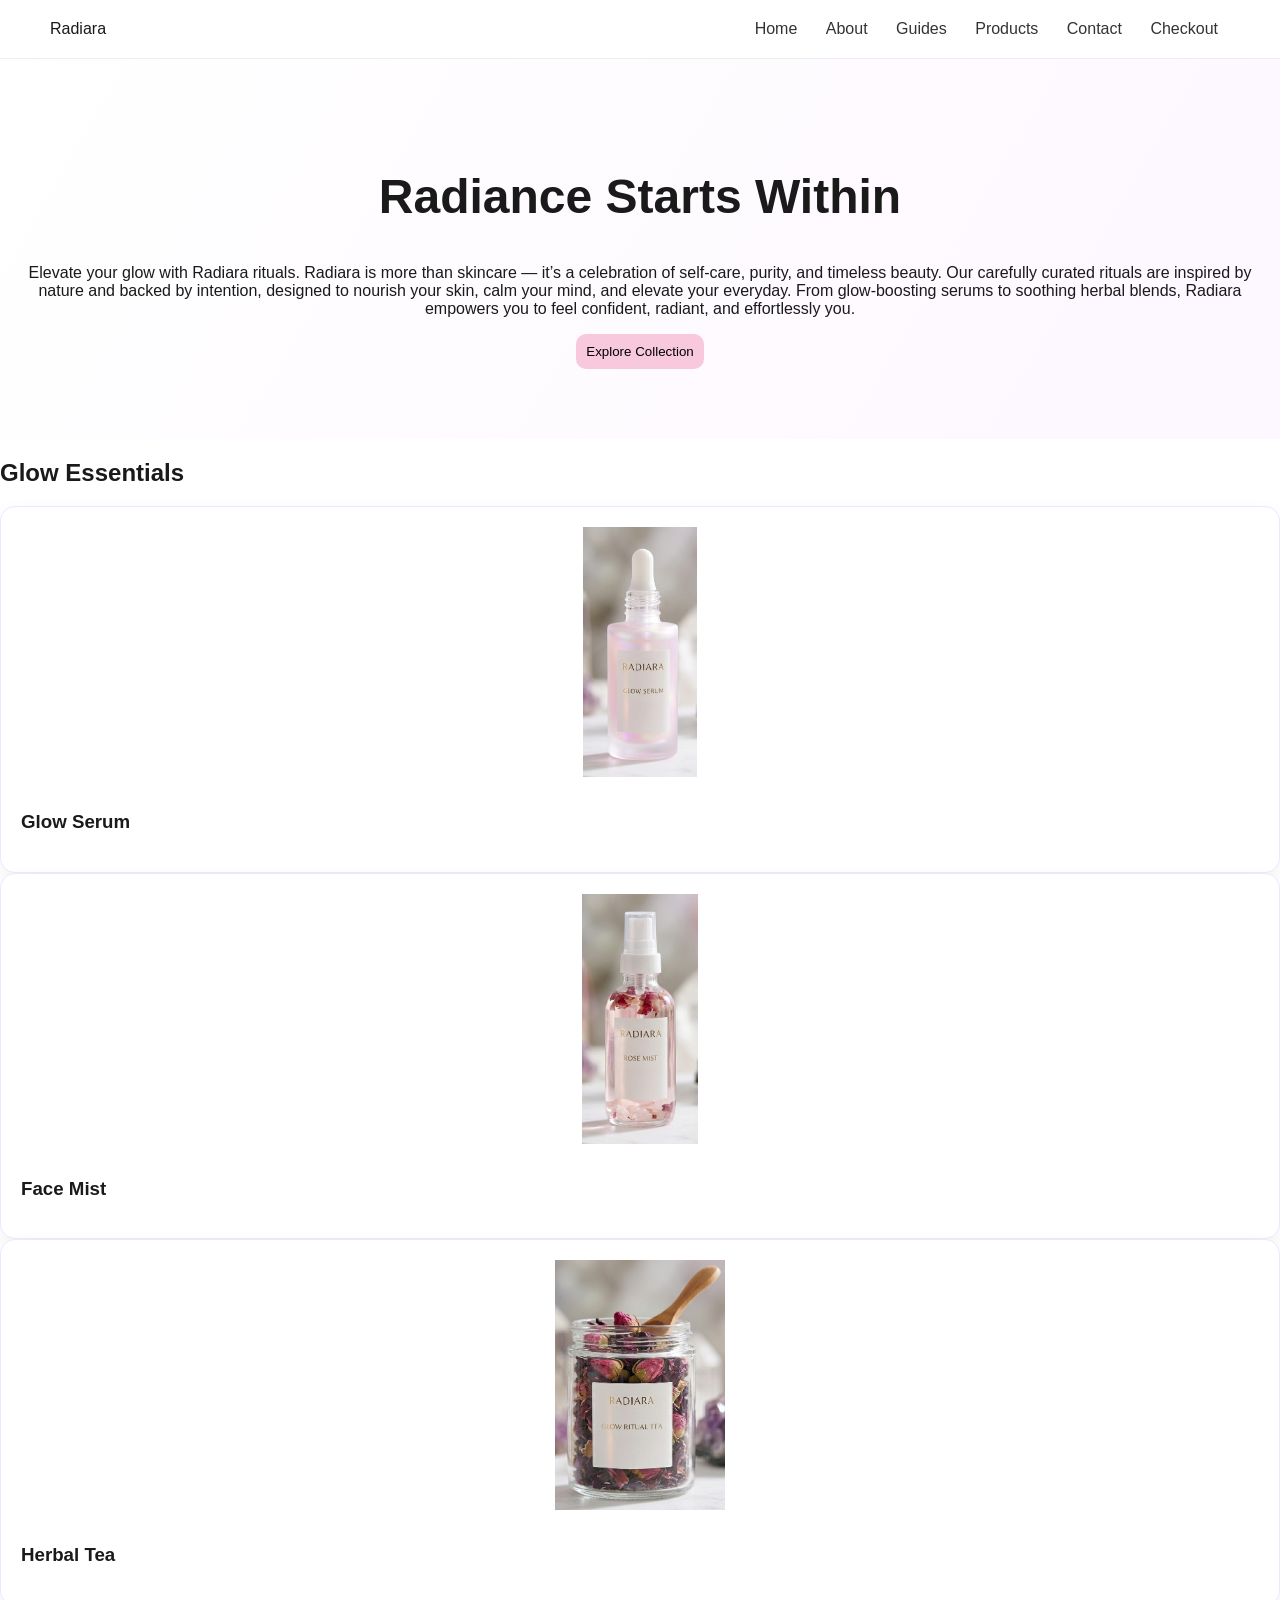
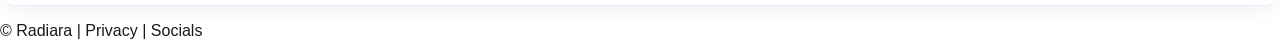
<file: index.html>
<!DOCTYPE html>
<html lang="en">
<head>
<meta charset="UTF-8">
<title>Radiara</title>
<link rel="stylesheet" href="styles.css">
<script src="script.js" defer></script>
</head>
<body>
 
<header class="navbar">
<div class="logo">Radiara</div>
<nav>
<a href="index.html">Home</a>
<a href="about.html">About</a>
<a href="guides.html">Guides</a>
<a href="products.html">Products</a>
<a href="contact.html">Contact</a>
<a href="checkout.html">Checkout</a>
</nav>
</header>
 
<section class="hero">
<h1>Radiance Starts Within</h1>
 
<p>
Elevate your glow with Radiara rituals. Radiara is more than skincare — it’s a celebration
of self-care, purity, and timeless beauty. Our carefully curated rituals are inspired by nature and backed by intention, designed to nourish your skin, calm your mind, and elevate your everyday. From glow-boosting serums to soothing herbal blends, Radiara empowers you to feel confident, radiant, and effortlessly you.
</p>
 
<button class="button" onclick="location.href='products.html'">
Explore Collection
</button>
 
</section>
 
<section class="section">
<h2>Glow Essentials</h2>
 
<div class="products">
 
<div class="card">
<img src="serum.png" alt="Glow Serum">
<h3>Glow Serum</h3>
</div>
 
<div class="card">
<img src="rosemist.png" alt="Face Mist">
<h3>Face Mist</h3>
</div>
 
<div class="card">
<img src="teablend.png" alt="Herbal Tea">
<h3>Herbal Tea</h3>
</div>
 
</div>
</section>
 
<footer>
<p>© Radiara | Privacy | Socials</p>
</footer>
 
</body>
</html>
</file>
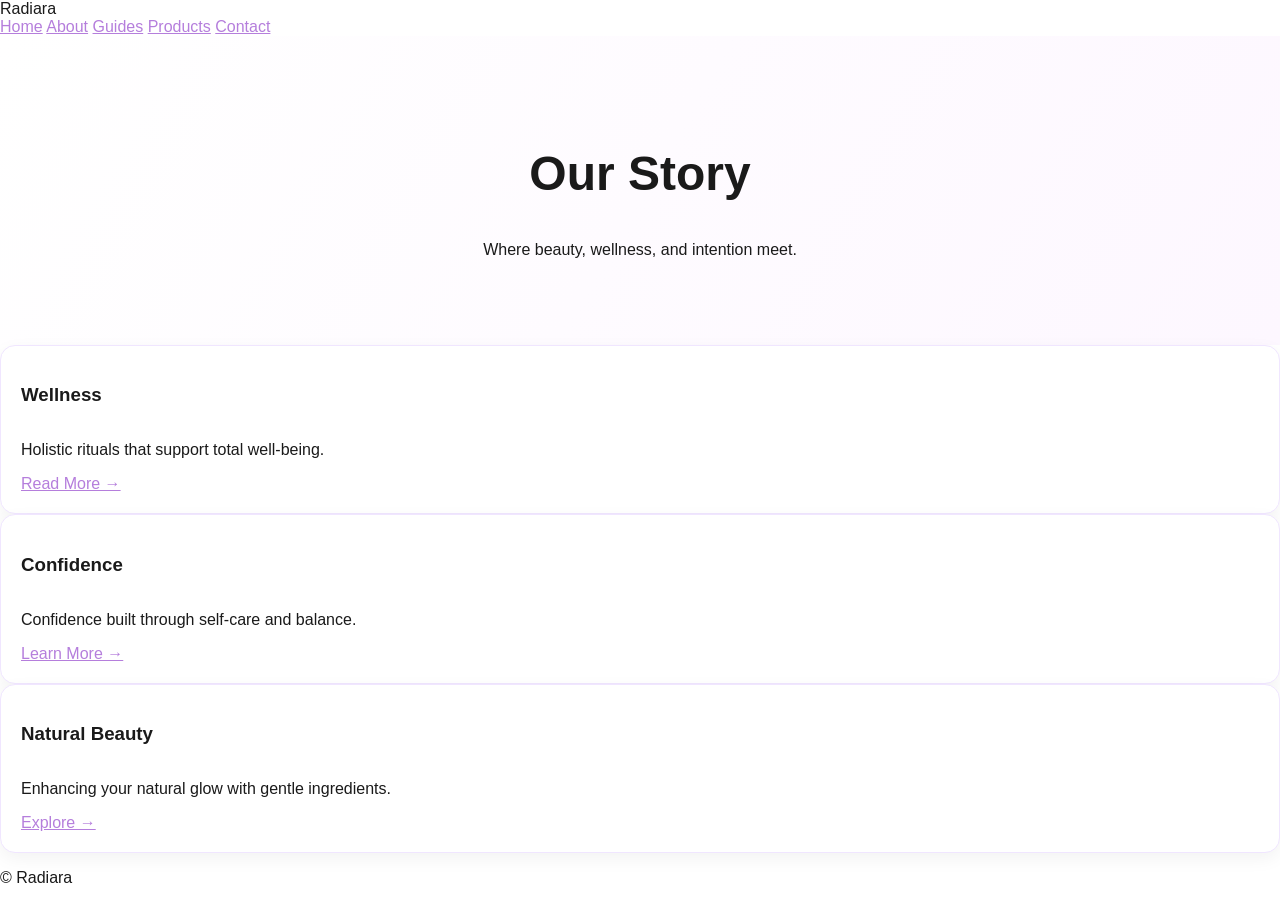
<file: About Page.html>
<!DOCTYPE html>
<html>
<head>
<title>About Radiara</title>
<link rel="stylesheet" href="styles.css">
<script src="script.js" defer></script>
</head>
<body>

<header>
<div class="logo">Radiara</div>
<nav>
<a href="index.html">Home</a>
<a href="about.html">About</a>
<a href="guides.html">Guides</a>
<a href="products.html">Products</a>
<a href="contact.html">Contact</a>
</nav>
</header>

<section class="hero">
<h1>Our Story</h1>
<p>Where beauty, wellness, and intention meet.</p>
</section>

<section class="section">
<div class="products">

<div class="card">
<h3>Wellness</h3>
<p>Holistic rituals that support total well-being.</p>
<a href="https://www.healthline.com/health/holistic-medicine" target="_blank">Read More →</a>
</div>

<div class="card">
<h3>Confidence</h3>
<p>Confidence built through self-care and balance.</p>
<a href="https://www.psychologytoday.com/us/basics/self-esteem" target="_blank">Learn More →</a>
</div>

<div class="card">
<h3>Natural Beauty</h3>
<p>Enhancing your natural glow with gentle ingredients.</p>
<a href="https://www.ncbi.nlm.nih.gov/pmc/articles/PMC5452224/" target="_blank">Explore →</a>
</div>

</div>
</section>

<footer>
<p>© Radiara</p>
</footer>

</body>
</html>
</file>
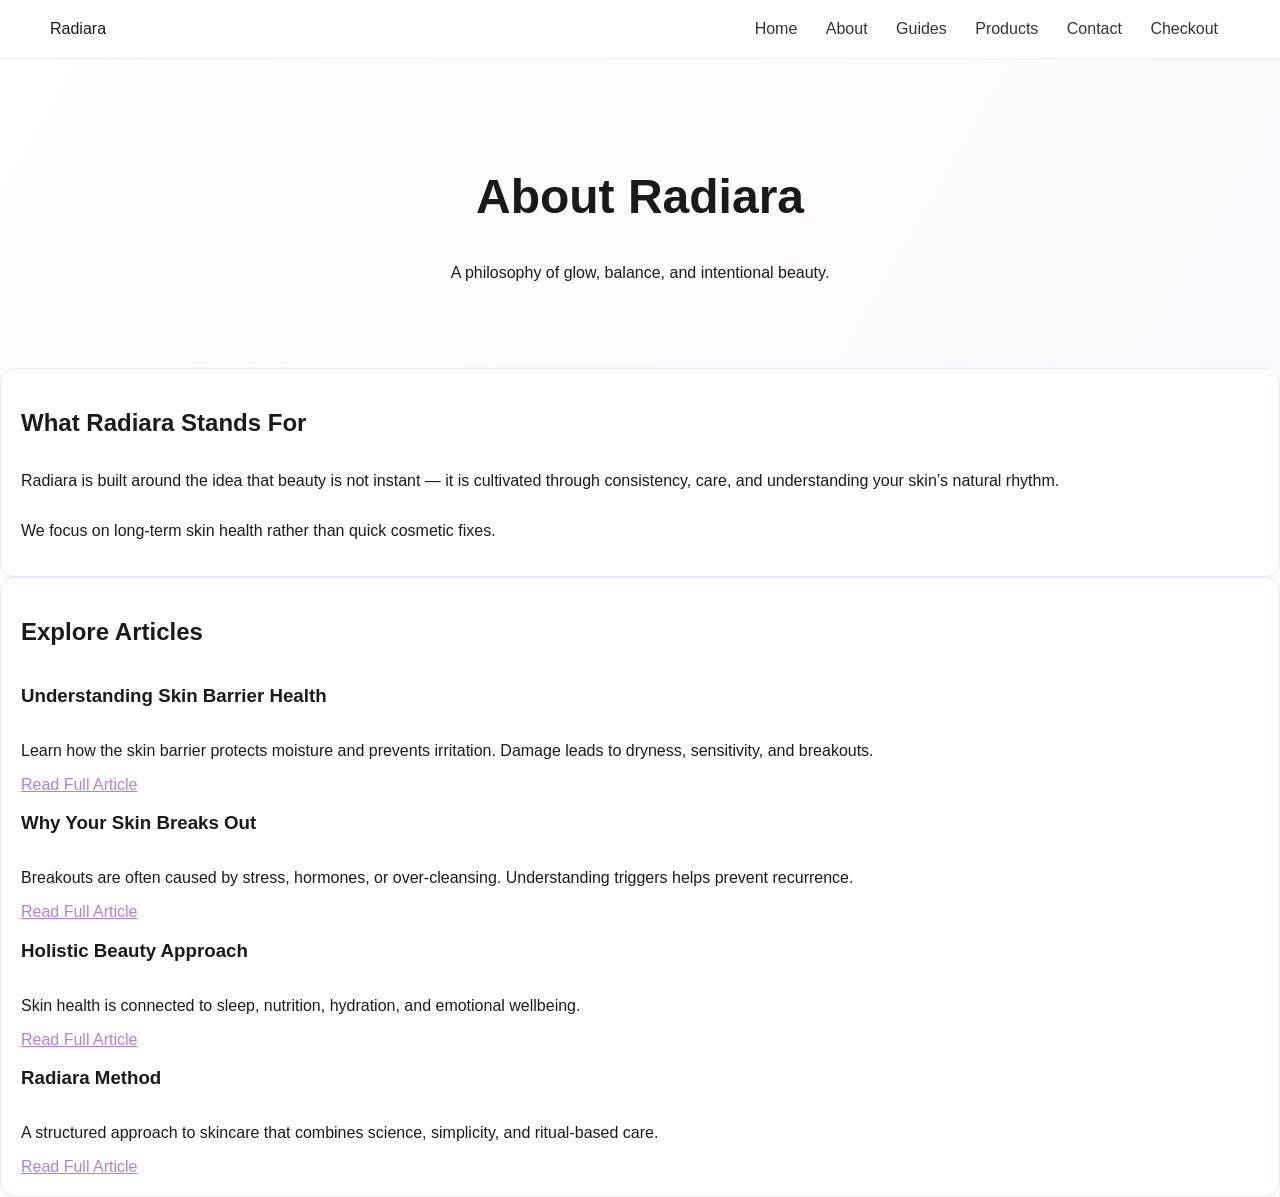
<file: about.html>
<!DOCTYPE html>
<html lang="en">
<head>
<meta charset="UTF-8">
<title>About Radiara</title>
<link rel="stylesheet" href="styles.css">
<script src="script.js" defer></script>
</head>
 
<body>
 
<header class="navbar">
<div>Radiara</div>
<nav>
<a href="index.html">Home</a>
<a href="about.html">About</a>
<a href="guides.html">Guides</a>
<a href="products.html">Products</a>
<a href="contact.html">Contact</a>
<a href="checkout.html">Checkout</a>
</nav>
</header>
 
<section class="hero">
<h1>About Radiara</h1>
<p>A philosophy of glow, balance, and intentional beauty.</p>
</section>
 
<section class="card">
 
<h2>What Radiara Stands For</h2>
<p>
Radiara is built around the idea that beauty is not instant — it is cultivated through consistency, care, and understanding your skin’s natural rhythm.
</p>
<p>
We focus on long-term skin health rather than quick cosmetic fixes.
</p>
 
</section>
 
<section class="card">
 
<h2>Explore Articles</h2>
 
<h3>Understanding Skin Barrier Health</h3>
<p>Learn how the skin barrier protects moisture and prevents irritation. Damage leads to dryness, sensitivity, and breakouts.</p>
<a href="https://www.healthline.com/health/skin-barrier" target="_blank">Read Full Article</a>
 
<h3>Why Your Skin Breaks Out</h3>
<p>Breakouts are often caused by stress, hormones, or over-cleansing. Understanding triggers helps prevent recurrence.</p>
<a href="https://www.webmd.com/skin-problems-and-treatments/acne/ss/slideshow-acne-reasons" target="_blank">Read Full Article</a>
 
<h3>Holistic Beauty Approach</h3>
<p>Skin health is connected to sleep, nutrition, hydration, and emotional wellbeing.</p>
<a href="https://www.medicalnewstoday.com/articles/324943" target="_blank">Read Full Article</a>
 
<h3>Radiara Method</h3>
<p>A structured approach to skincare that combines science, simplicity, and ritual-based care.</p>
<a href="https://www.vogue.com/article/minimalist-skincare-routine" target="_blank">Read Full Article</a>
 
</section>
 
</body>
</html>
</file>
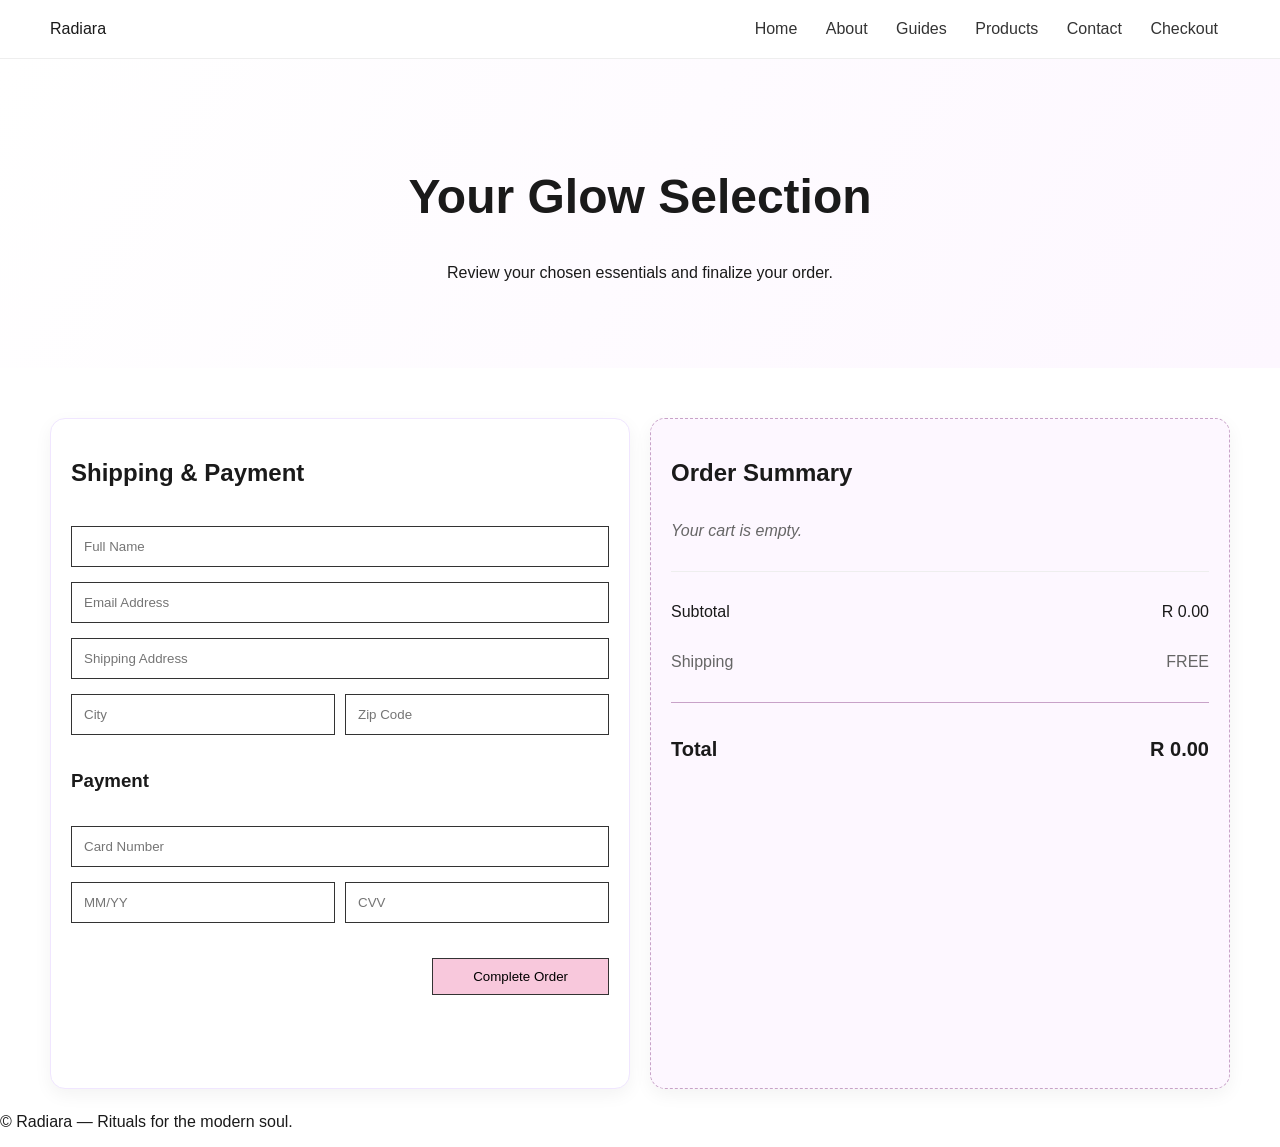
<file: checkout.html>
<!DOCTYPE html>
<html lang="en">
<head>
 <meta charset="UTF-8">
 <title>Radiara Checkout</title>
 <link rel="stylesheet" href="styles.css">
 <script src="script.js" defer></script>
</head>
 
<body>
 
<header class="navbar">
 <div class="logo">Radiara</div>
 <nav>
   <a href="index.html">Home</a>
   <a href="about.html">About</a>
   <a href="guides.html">Guides</a>
   <a href="products.html">Products</a>
   <a href="contact.html">Contact</a>
   <a href="checkout.html">Checkout</a>
 </nav>
</header>
 
<section class="hero">
 <h1>Your Glow Selection</h1>
 <p>Review your chosen essentials and finalize your order.</p>
</section>
 
<section class="grid">
 
 <!-- Left Side: Shipping & Payment -->
 <div class="card">
   <h2>Shipping & Payment</h2>
   <form id="checkoutForm" class="contact-form-layout">
     <input type="text" placeholder="Full Name" required>
     <input type="email" placeholder="Email Address" required>
     <input type="text" placeholder="Shipping Address" required>
     
     <div style="display: flex; gap: 10px;">
        <input type="text" placeholder="City" required>
        <input type="text" placeholder="Zip Code" required>
     </div>
 
     <h3 style="margin-top: 20px;">Payment</h3>
     <input type="text" placeholder="Card Number" required>
     
     <div style="display: flex; gap: 10px;">
        <input type="text" placeholder="MM/YY" required>
        <input type="text" placeholder="CVV" required>
     </div>
 
     <div class="form-button-wrapper" style="margin-top: 20px;">
        <button type="submit">Complete Order</button>
     </div>
   </form>
   <p id="checkout-message-status" style="margin-top: 15px; font-weight: 500;"></p>
 </div>
 
 <!-- Right Side: Dynamic Order Summary -->
 <div class="card" style="background: #fdf7ff; border: 1px dashed #c8a2c8;">
   <h2>Order Summary</h2>
   
   <!-- This div starts empty and is filled by JavaScript -->
   <div id="cart-items-container" style="border-bottom: 1px solid #eee; padding-bottom: 15px; margin-bottom: 15px;">
      <p style="color: #666; font-style: italic;">Your cart is currently empty.</p>
   </div>
   
   <p style="display: flex; justify-content: space-between;">
     <span>Subtotal</span>
     <span id="summary-subtotal">R 0.00</span>
   </p>
   <p style="display: flex; justify-content: space-between; color: #666;">
     <span>Shipping</span>
     <span>FREE</span>
   </p>
   <hr style="border: 0; border-top: 1px solid #c8a2c8; margin: 15px 0;">
   <p style="display: flex; justify-content: space-between; font-size: 20px; font-weight: bold;">
     <span>Total</span>
     <span id="summary-total">R 0.00</span>
   </p>
 </div>
 
</section>
 
<footer>
  <p>© Radiara — Rituals for the modern soul.</p>
</footer>
 
</body>
</html>
</file>
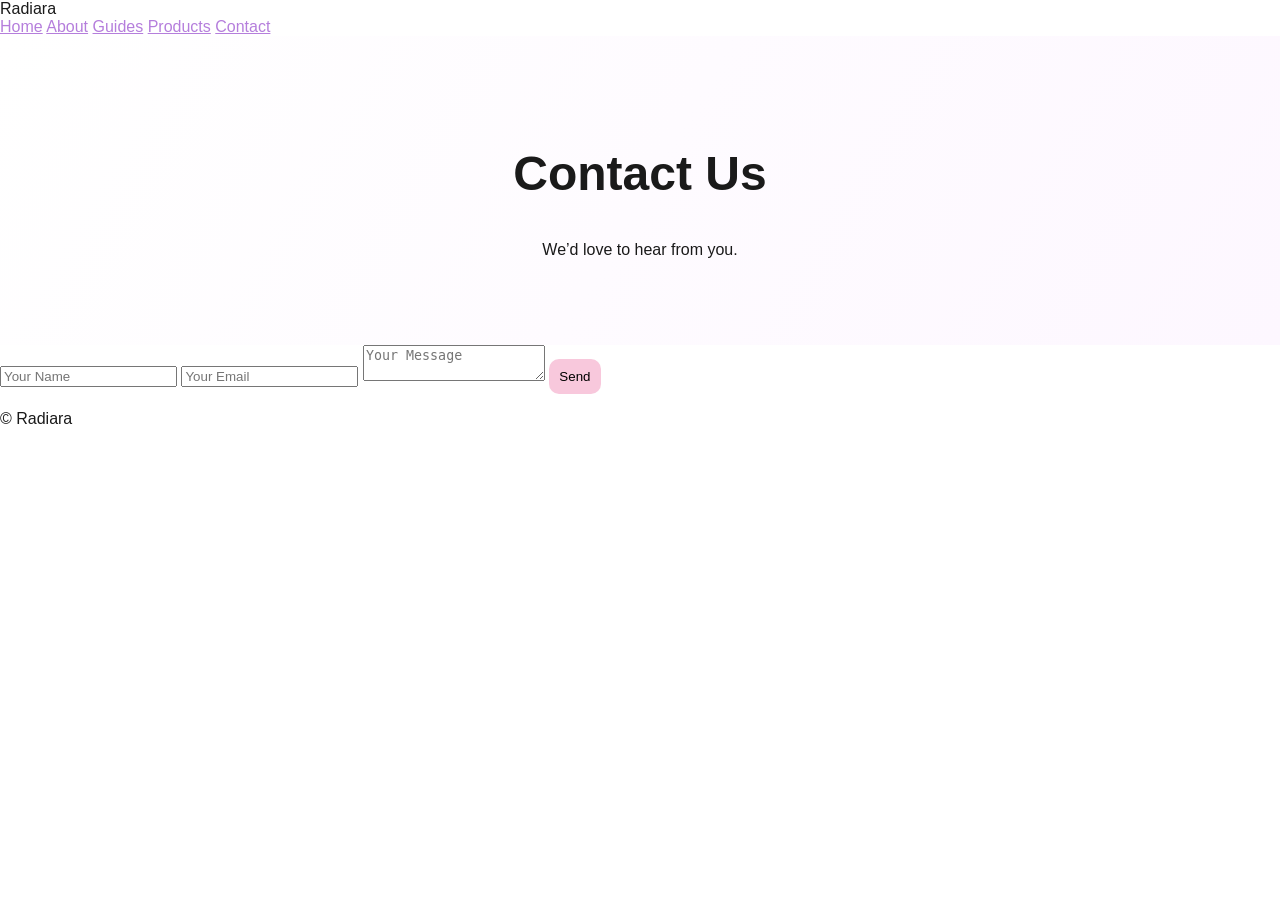
<file: Contact Page.html>
<!DOCTYPE html>
<html>
<head>
<title>Contact</title>
<link rel="stylesheet" href="styles.css">
<script src="script.js" defer></script>
</head>
<body>

<header>
<div class="logo">Radiara</div>
<nav>
<a href="index.html">Home</a>
<a href="about.html">About</a>
<a href="guides.html">Guides</a>
<a href="products.html">Products</a>
<a href="contact.html">Contact</a>
</nav>
</header>

<section class="hero">
<h1>Contact Us</h1>
<p>We’d love to hear from you.</p>
</section>

<section class="section">
<form onsubmit="return validateForm()">

<input type="text" id="name" placeholder="Your Name">
<input type="email" id="email" placeholder="Your Email">
<textarea id="message" placeholder="Your Message"></textarea>

<button class="button">Send</button>
</form>

<p id="form-msg"></p>
</section>

<footer>
<p>© Radiara</p>
</footer>

</body>
</html>
</file>
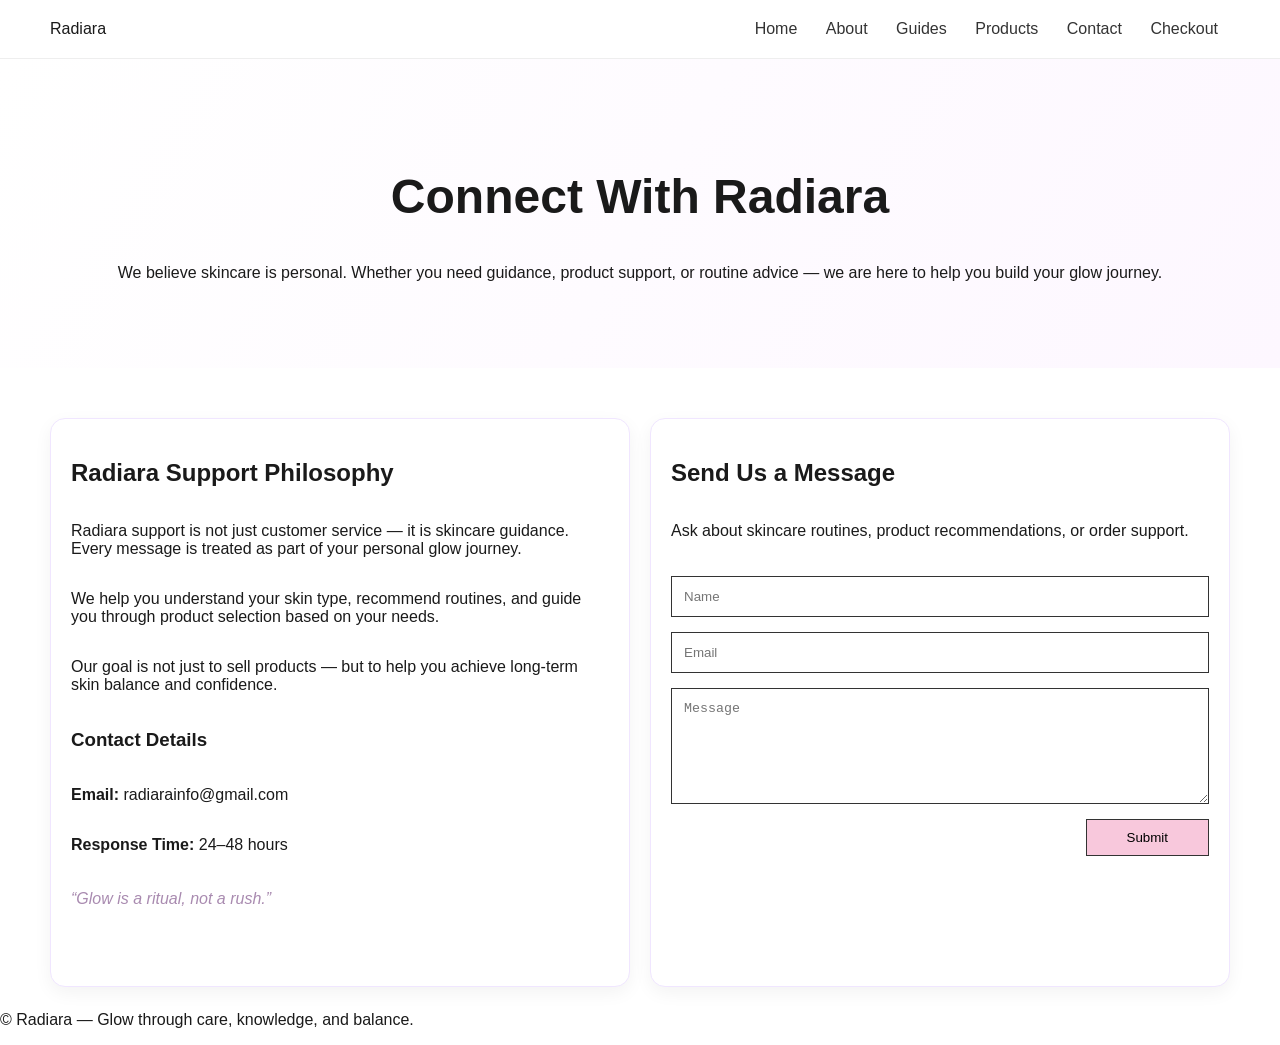
<file: contact.html>
<!DOCTYPE html>
<html lang="en">
<head>
 <meta charset="UTF-8">
 <title>Contact Radiara</title>
 <link rel="stylesheet" href="styles.css">
 <script src="script.js" defer></script>
</head>
 
<body>
 
<header class="navbar">
 <div class="logo">Radiara</div>
 <nav>
   <a href="index.html">Home</a>
   <a href="about.html">About</a>
   <a href="guides.html">Guides</a>
   <a href="products.html">Products</a>
   <a href="contact.html">Contact</a>
   <a href="checkout.html">Checkout</a>
 </nav>
</header>
 
<section class="hero">
 <h1>Connect With Radiara</h1>
 <p>
   We believe skincare is personal. Whether you need guidance, product support, or routine advice — we are here to help you build your glow journey.
 </p>
</section>
 
<section class="grid">
 
 <div class="card">
 
   <h2>Radiara Support Philosophy</h2>
 
   <p>
     Radiara support is not just customer service — it is skincare guidance. 
     Every message is treated as part of your personal glow journey.
   </p>
 
   <p>
     We help you understand your skin type, recommend routines, and guide you through product selection based on your needs.
   </p>
 
   <p>
     Our goal is not just to sell products — but to help you achieve long-term skin balance and confidence.
    </p>
 
   <h3>Contact Details</h3>
 
   <!-- Updated Email -->
   <p><b>Email:</b> radiarainfo@gmail.com</p>
   <p><b>Response Time:</b> 24–48 hours</p>
 
   <p style="font-style: italic; color:#a98bb0; margin-top: 20px;">
     “Glow is a ritual, not a rush.”
   </p>
 
 </div>
 
 <div class="card">
 
   <h2>Send Us a Message</h2>
 
   <p>
     Ask about skincare routines, product recommendations, or order support.
   </p>
 
   <!-- Updated form structure to match the black & white layout -->
   <form class="contact-form-layout">
 
     <input type="text" id="name" placeholder="Name" required>
 
     <input type="email" id="email" placeholder="Email" required>
 
     <textarea id="contact_message" placeholder="Message" rows="6" required></textarea>
 
     <div class="form-button-wrapper">
        <button type="submit">Submit</button>
     </div>
 
   </form>
 
   <p id="form-msg-status"></p>
 
 </div>
 
</section>
 
<footer>
  <p>© Radiara — Glow through care, knowledge, and balance.</p>
</footer>
 
</body>
</html>
</file>
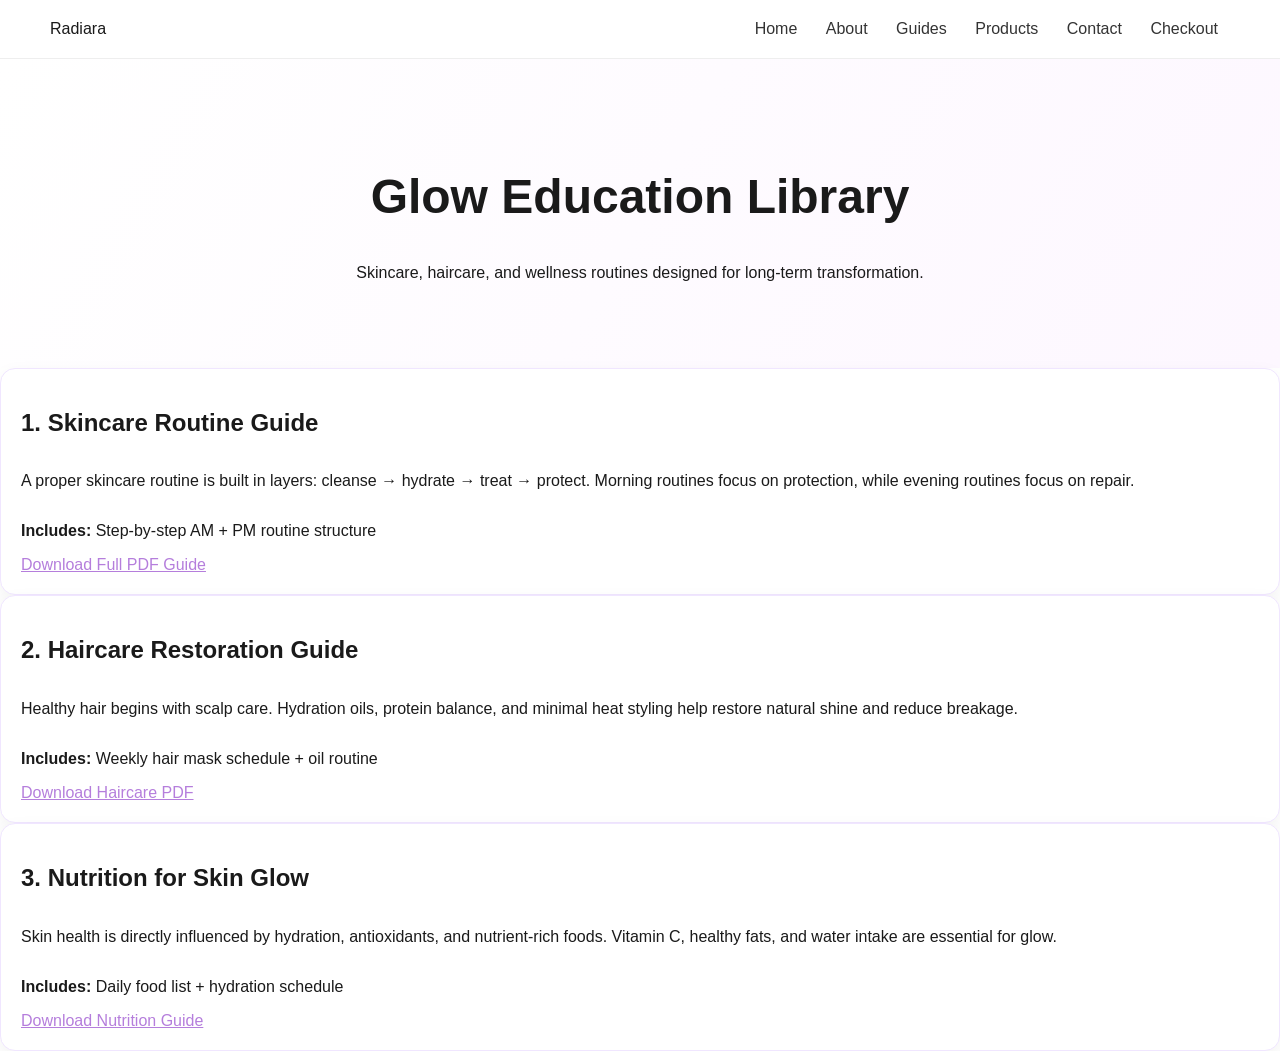
<file: guides.html>
<!DOCTYPE html>
<html lang="en">
<head>
<meta charset="UTF-8">
<title>Radiara Guides</title>
<link rel="stylesheet" href="styles.css">
<script src="script.js" defer></script>
</head>
 
<body>
 
<header class="navbar">
<div>Radiara</div>
<nav>
<a href="index.html">Home</a>
<a href="about.html">About</a>
<a href="guides.html">Guides</a>
<a href="products.html">Products</a>
<a href="contact.html">Contact</a>
<a href="checkout.html">Checkout</a>
</nav>
</header>
 
<section class="hero">
<h1>Glow Education Library</h1>
<p>Skincare, haircare, and wellness routines designed for long-term transformation.</p>
</section>
 
<section class="card">
 
<h2>1. Skincare Routine Guide</h2>
<p>
A proper skincare routine is built in layers: cleanse → hydrate → treat → protect. Morning routines focus on protection, while evening routines focus on repair.
</p>
<p><b>Includes:</b> Step-by-step AM + PM routine structure</p>
<!-- PASTE YOUR PDF FILENAME IN THE HREF BELOW -->
<a href="skincareguide.pdf" target="_blank">Download Full PDF Guide</a>
 
</section>
 
<section class="card">
 
<h2>2. Haircare Restoration Guide</h2>
<p>
Healthy hair begins with scalp care. Hydration oils, protein balance, and minimal heat styling help restore natural shine and reduce breakage.
</p>
<p><b>Includes:</b> Weekly hair mask schedule + oil routine</p>
<!-- PASTE YOUR PDF FILENAME IN THE HREF BELOW -->
<a href="haircareguide.pdf" target="_blank">Download Haircare PDF</a>
 
</section>
 
<section class="card">
 
<h2>3. Nutrition for Skin Glow</h2>
<p>
Skin health is directly influenced by hydration, antioxidants, and nutrient-rich foods. Vitamin C, healthy fats, and water intake are essential for glow.
</p>
<p><b>Includes:</b> Daily food list + hydration schedule</p>
<!-- PASTE YOUR PDF FILENAME IN THE HREF BELOW -->
<a href="nitritionguide.pdf" target="_blank">Download Nutrition Guide</a>
 
</section>
 
</body>
</html>
</file>
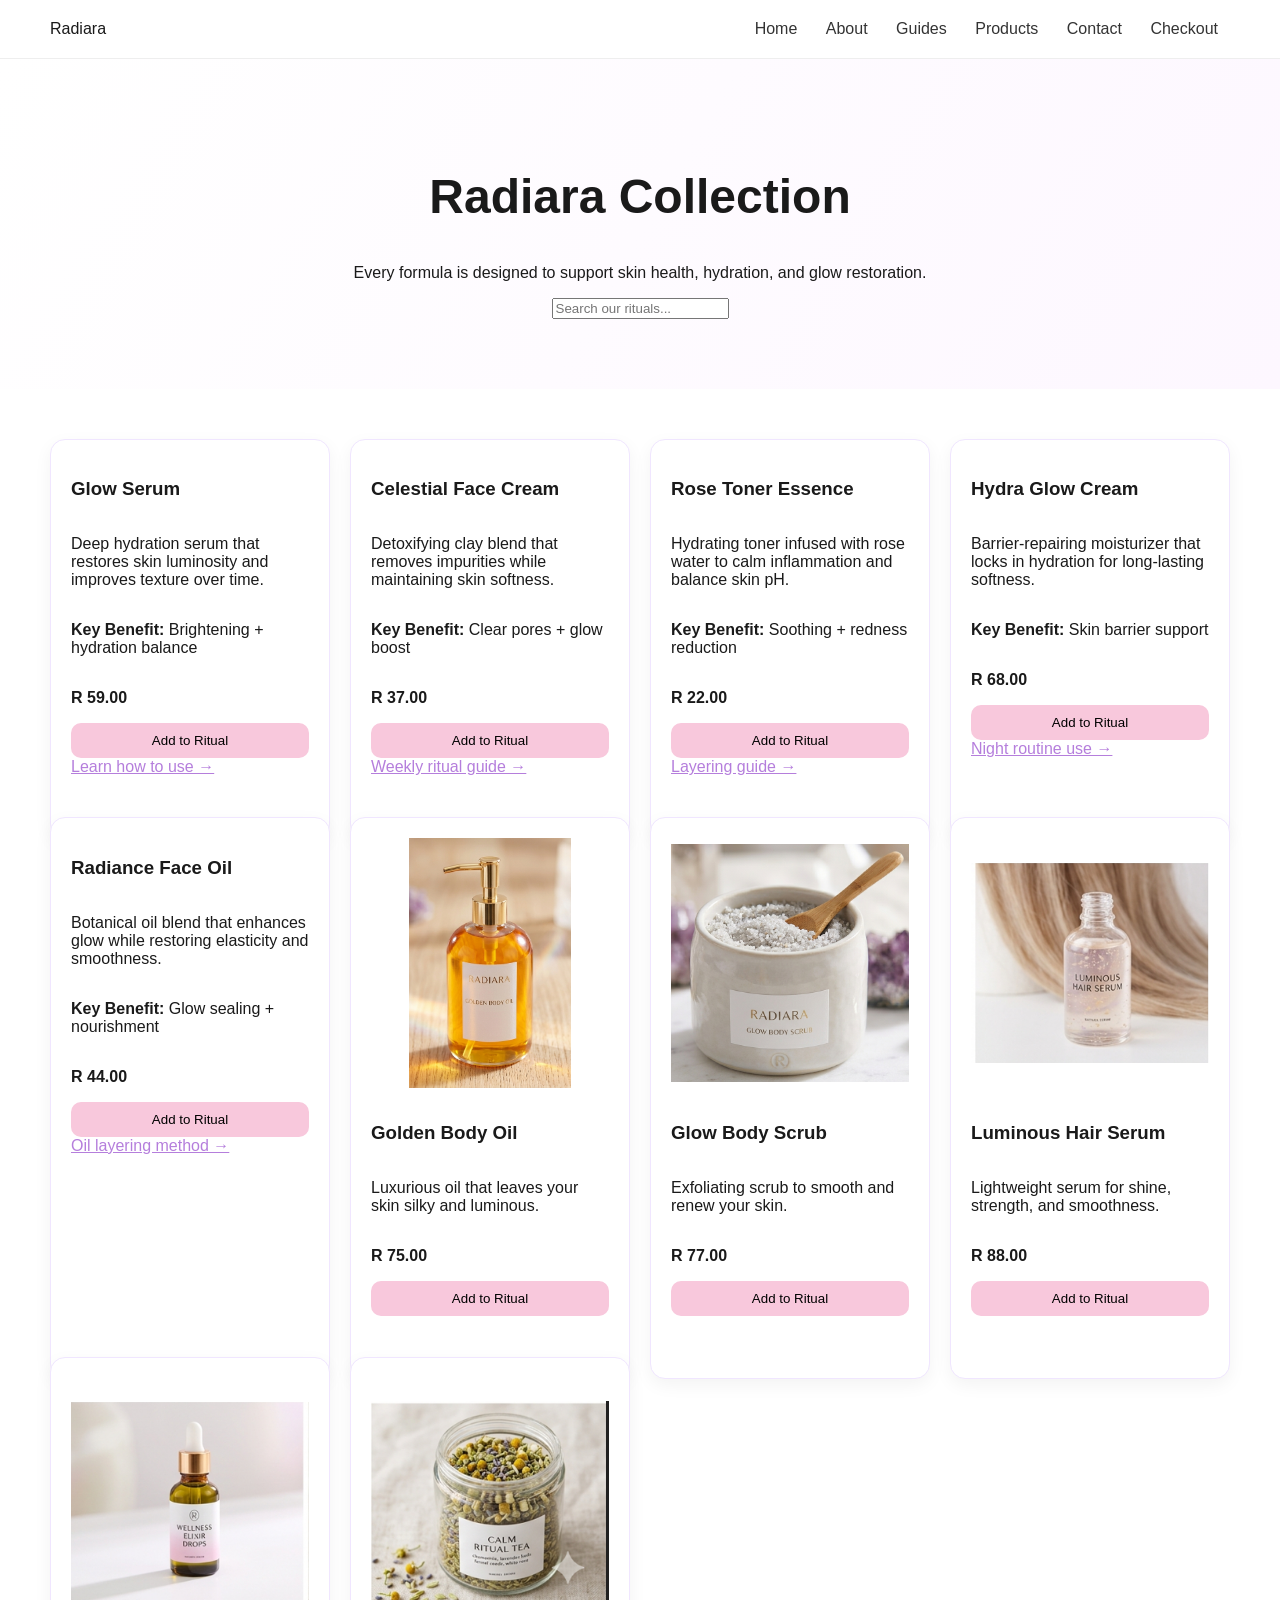
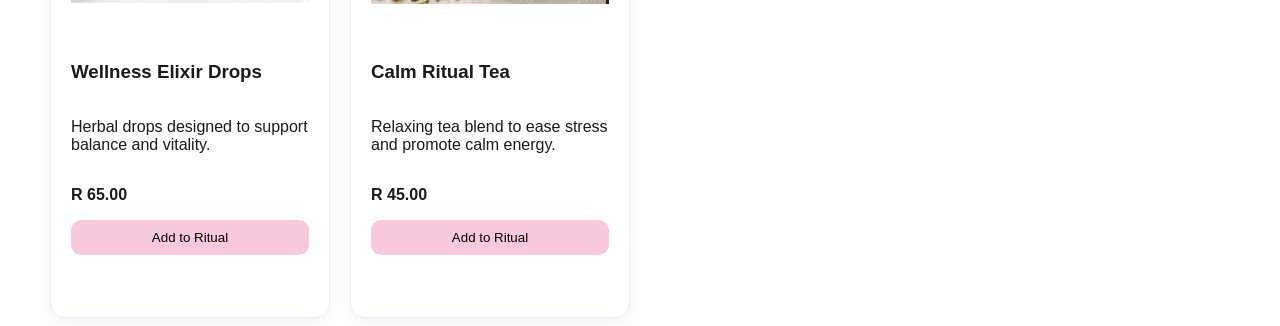
<file: products.html>
<!DOCTYPE html>
<html lang="en">
<head>
<meta charset="UTF-8">
<title>Radiara Products</title>
<link rel="stylesheet" href="styles.css">
<script src="script.js" defer></script>
</head>
 
<body>
 
<header class="navbar">
<div>Radiara</div>
<nav>
<a href="index.html">Home</a>
<a href="about.html">About</a>
<a href="guides.html">Guides</a>
<a href="products.html">Products</a>
<a href="contact.html">Contact</a>
<a href="checkout.html">Checkout</a>
</nav>
</header>
 
<section class="hero">
<h1>Radiara Collection</h1>
<p>Every formula is designed to support skin health, hydration, and glow restoration.</p>
<input type="text" id="search" onkeyup="filterProducts()" placeholder="Search our rituals...">
</section>
 
<section class="grid">
 
<div class="card">
<h3>Glow Serum</h3>
<p>Deep hydration serum that restores skin luminosity and improves texture over time.</p>
<p><b>Key Benefit:</b> Brightening + hydration balance</p>
<p><b>R 59.00</b></p>
<button onclick="addToCart('Glow Serum', 59.00)">Add to Ritual</button>
<a href="serum.png">Learn how to use →</a>
</div>
 
<div class="card">
<h3>Celestial Face Cream</h3>
<p>Detoxifying clay blend that removes impurities while maintaining skin softness.</p>
<p><b>Key Benefit:</b> Clear pores + glow boost</p>
<p><b>R 37.00</b></p>
<button onclick="addToCart('Celestial Face Cream', 37.00)">Add to Ritual</button>
<a href="creamguide.pdf">Weekly ritual guide →</a>
</div>
 
<div class="card">
<h3>Rose Toner Essence</h3>
<p>Hydrating toner infused with rose water to calm inflammation and balance skin pH.</p>
<p><b>Key Benefit:</b> Soothing + redness reduction</p>
<p><b>R 22.00</b></p>
<button onclick="addToCart('Rose Toner Essence', 22.00)">Add to Ritual</button>
<a href="tonerguide.pdf">Layering guide →</a>
</div>
 
<div class="card">
<h3>Hydra Glow Cream</h3>
<p>Barrier-repairing moisturizer that locks in hydration for long-lasting softness.</p>
<p><b>Key Benefit:</b> Skin barrier support</p>
<p><b>R 68.00</b></p>
<button onclick="addToCart('Hydra Glow Cream', 68.00)">Add to Ritual</button>
<a href="creamguide.pdf">Night routine use →</a>
</div>
 
<div class="card">
<h3>Radiance Face Oil</h3>
<p>Botanical oil blend that enhances glow while restoring elasticity and smoothness.</p>
<p><b>Key Benefit:</b> Glow sealing + nourishment</p>
<p><b>R 44.00</b></p>
<button onclick="addToCart('Radiance Face Oil', 44.00)">Add to Ritual</button>
<a href="bodyoilguide.pdf">Oil layering method →</a>
</div>
 
<div class="card">
<img src="bodyoil.png" alt="Golden Body Oil">
<h3>Golden Body Oil</h3>
<p>Luxurious oil that leaves your skin silky and luminous.</p>
<p><b>R 75.00</b></p>
<button onclick="addToCart('Golden Body Oil', 75.00)">Add to Ritual</button>
</div>
 
<div class="card">
<img src="bodyscrub.png" alt="Glow Body Scrub">
<h3>Glow Body Scrub</h3>
<p>Exfoliating scrub to smooth and renew your skin.</p>
<p><b>R 77.00</b></p>
<button onclick="addToCart('Glow Body Scrub', 77.00)">Add to Ritual</button>
</div>
 
 
<div class="card">
<img src="hairserum.png" alt="Luminous Hair Serum">
<h3>Luminous Hair Serum</h3>
<p>Lightweight serum for shine, strength, and smoothness.</p>
<p><b>R 88.00</b></p>
<button onclick="addToCart('Luminous Hair Serum', 88.00)">Add to Ritual</button>
</div>
 
<div class="card">
<img src="wellnessdrops.png" alt="Wellness Elixir Drops">
<h3>Wellness Elixir Drops</h3>
<p>Herbal drops designed to support balance and vitality.</p>
<p><b>R 65.00</b></p>
<button onclick="addToCart('Wellness Elixir Drops', 65.00)">Add to Ritual</button>
</div>

<div class="card">
<img src="calmingtea.png" alt="Calm Ritual Tea">
<h3>Calm Ritual Tea</h3>
<p>Relaxing tea blend to ease stress and promote calm energy.</p>
<p><b>R 45.00</b></p>
<button onclick="addToCart('Calm Ritual Tea', 45.00)">Add to Ritual</button>
</div>
 
</div>
 
</section>
 
</body>
</html>
</file>
<file: styles.css>
body {
 margin: 0;
 font-family: 'Poppins', sans-serif;
 background: #ffffff;
 color: #1a1a1a;
}
 
/* NAVBAR */
.navbar {
 display: flex;
 justify-content: space-between;
 padding: 20px 50px;
 border-bottom: 1px solid #eee;
 background: #fff;
}
 
.navbar a {
 margin: 0 12px;
 text-decoration: none;
 color: #333;
 font-weight: 500;
}
 
.navbar a:hover {
 color: #c8a2c8;
}
 
/* HERO */
.hero {
 text-align: center;
 padding: 70px 20px;
 background: linear-gradient(120deg, #ffffff, #fdf7ff);
}
 
.hero h1 {
 font-size: 48px;
}
 
/* BUTTONS */
button {
 background: #f8c8dc;
 border: none;
 padding: 10px;
 border-radius: 10px;
 cursor: pointer;
}
 
button:hover {
 background: #eab8ff;
}
 
/* GRID */
.grid {
 display: grid;
 grid-template-columns: repeat(auto-fit, minmax(250px, 1fr));
 gap: 20px;
 padding: 50px;
 align-items: start; /* ADDITION: Ensures top alignment */
}
 
/* CARD */
.card {
 background: #fff;
 border: 1px solid #f0e6ff;
 border-radius: 15px;
 padding: 20px;
 box-shadow: 0 6px 18px rgba(0,0,0,0.05);
 overflow: hidden; /* ADDITION: The 'fence' for your images */
 display: flex;
 flex-direction: column;
 height: 100%;
}
 
.card:hover {
 transform: translateY(-4px);
 transition: 0.3s;
}

/* ADDITION: IMAGE UNIFORMITY SECTION */
.card img {
 width: 100% !important;
 height: 250px !important; 
 object-fit: contain !important; /* Shows full image, no crop */
 display: block;
 margin-bottom: 15px;
 flex-shrink: 0;
}
 
/* LINKS */
a {
 color: #b57edc;
}
/* CONTACT FORM LAYOUT FIX */
.contact-form-layout {
  display: flex;
  flex-direction: column;
  gap: 15px;
  margin-top: 20px;
}

.contact-form-layout input, 
.contact-form-layout textarea {
  width: 100%;
  padding: 12px;
  border: 1px solid #333; /* Matches the clean black/white border look */
  border-radius: 0px;      /* Sharp corners like the diagram */
  box-sizing: border-box;
}

.form-button-wrapper {
  display: flex;
  justify-content: flex-end; /* Pushes the button to the right */
}

.form-button-wrapper button {
  width: auto;
  padding: 10px 40px;
  background: #f8c8dc;
  border: 1px solid #333;
  border-radius: 0px; /* Square button to match the diagram */
  cursor: pointer;
}
</file>
